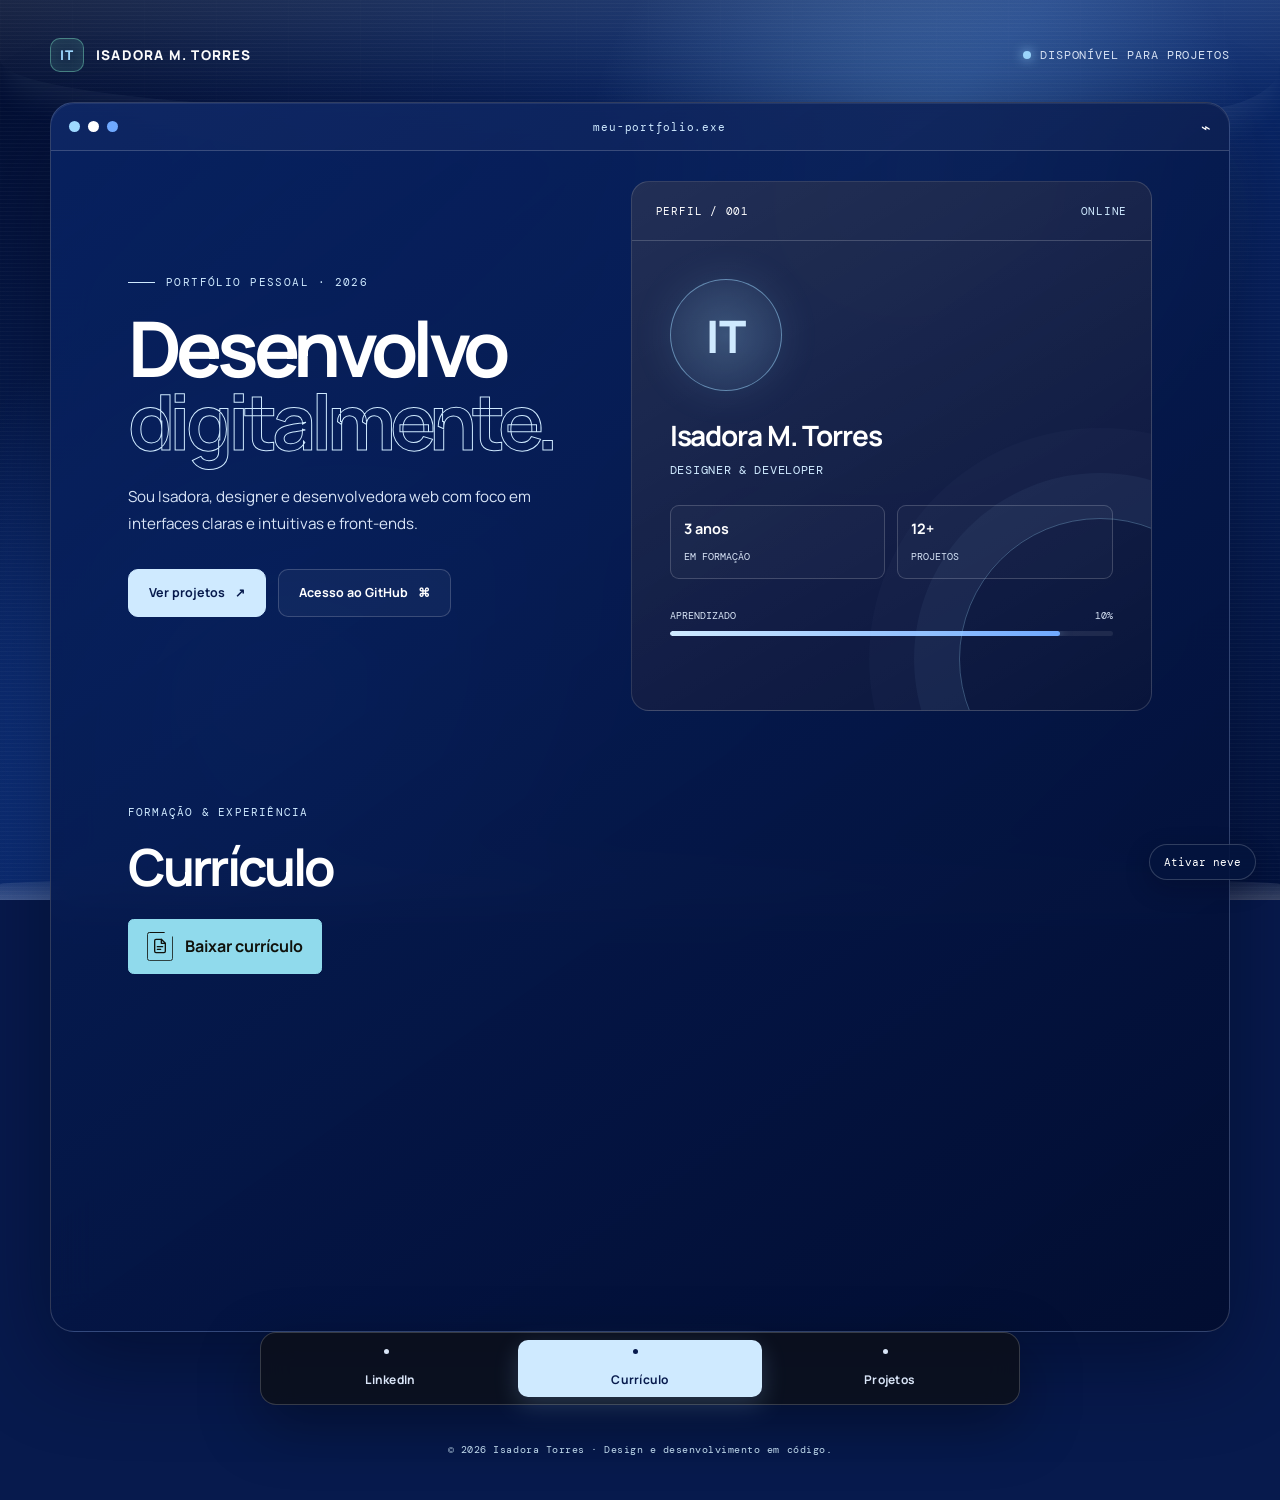
<file: index.html>
<!DOCTYPE html>
<html lang="pt-BR">
<head>
  <meta charset="UTF-8">
  <meta name="viewport" content="width=device-width, initial-scale=1.0">
  <meta name="description" content="Portfólio de Isadora Torres, designer e desenvolvedora web.">
  <title>Isadora Torres — Portfólio</title>
  <link rel="preconnect" href="https://fonts.googleapis.com">
  <link rel="preconnect" href="https://fonts.gstatic.com" crossorigin>
  <link rel="stylesheet" href="styles.css">
</head>
<body>
  <input class="snow-toggle-input" type="checkbox" id="snow-toggle" aria-label="Ativar ou pausar a animação de neve">
  <label class="snow-toggle-label" for="snow-toggle">
    <span class="snow-toggle-label__play">Ativar neve</span>
    <span class="snow-toggle-label__pause">Pausar neve</span>
  </label>
  <div class="background" aria-hidden="true">
    <div class="snow-cloud"></div>
    <div class="snow-layer"></div>
    <div class="snow-ground"></div>
  </div>
  <div class="scanlines" aria-hidden="true"></div>

  <main class="main-shell">
    <header class="topbar">
      <div class="brand">
        <span class="brand-mark" aria-hidden="true">IT</span>
        <span>Isadora M. Torres</span>
      </div>
      <div class="status">
        <span class="status-dot" aria-hidden="true"></span>
        Disponível para projetos
      </div>
    </header>

    <section class="window" aria-label="Portfólio pessoal">
      <div class="window-bar">
        <div class="window-controls" aria-hidden="true">
          <span class="control"></span>
          <span class="control"></span>
          <span class="control"></span>
        </div>
        <span class="window-title">meu-portfolio.exe</span>
        <span aria-hidden="true">⌁</span>
      </div>

      <div class="window-content">
        <section class="hero" aria-labelledby="hero-title">
          <div class="eyebrow">Portfólio pessoal · 2026</div>
          <h1 id="hero-title">Desenvolvo <span>digitalmente.</span></h1>
          <p class="hero-copy">
            Sou Isadora, designer e desenvolvedora web com foco em interfaces claras
            e intuitivas e front-ends.
          </p>
          <div class="hero-actions">
            <button class="btn btn--primary" type="button" data-scroll-to="projetos">
              Ver projetos <span aria-hidden="true">↗</span>
            </button>
            <a class="btn" href="https://github.com/" target="_blank" rel="noreferrer">
              Acesso ao GitHub <span aria-hidden="true">⌘</span>
            </a>
          </div>
        </section>

        <aside class="profile-card" aria-label="Informações do perfil">
          <div class="card-header">
            <span>Perfil / 001</span>
            <span>Online</span>
          </div>
          <div class="card-body">
            <div class="avatar" aria-hidden="true">IT</div>
            <h2>Isadora M. Torres</h2>
            <div class="role">Designer &amp; Developer</div>
            <div class="card-meta">
              <div class="meta-item">
                <strong>3 anos</strong>
                <span>Em formação</span>
              </div>
              <div class="meta-item">
                <strong>12+</strong>
                <span>Projetos</span>
              </div>
            </div>
            <div class="progress-label">
              <span>Aprendizado</span>
              <span>10%</span>
            </div>
            <div class="progress-track" aria-label="Progresso de aprendizado: 10 por cento">
              <div class="progress-fill"></div>
            </div>
          </div>
        </aside>
      </div>

      <section class="content-panel is-active" id="panel-curriculo" data-tab-panel="curriculo" aria-labelledby="tab-curriculo">
        <p class="panel-kicker">Formação &amp; experiência</p>

        <!-- curriculo list and styles-->
        <h2>Currículo</h2>

        <style>
          .curriculo-download {
            --download-color: #90daec;
            display: inline-flex;
            align-items: center;
            gap: 0.75rem;
            min-height: 3rem;
            padding: 0.75rem 1.15rem;
            border: 1px solid var(--download-color);
            border-radius: 0.35rem;
            color: #10120c;
            background: var(--download-color);
            font: inherit;
            font-weight: 700;
            cursor: pointer;
            box-shadow: 0 0 0 rgba(216, 255, 79, 0);
            transition: transform 180ms ease, box-shadow 180ms ease, background 180ms ease;
          }

          .curriculo-download:hover {
            transform: translateY(-3px);
            background: #88ffeb;
            box-shadow: 0 8px 24px rgba(216, 255, 79, 0.28);
          }

          .curriculo-download:focus-visible {
            outline: 3px solid #fff;
            outline-offset: 4px;
          }

          .curriculo-download:active,
          .curriculo-download.is-opening {
            transform: translateY(1px) scale(0.96);
          }

          .curriculo-download__icon {
            position: relative;
            display: grid;
            width: 1.6rem;
            height: 1.8rem;
            place-items: center;
            transition: transform 350ms cubic-bezier(0.2, 0.8, 0.2, 1);
          }

          .curriculo-download:hover .curriculo-download__icon,
          .curriculo-download.is-opening .curriculo-download__icon {
            transform: translateY(3px) rotate(3deg);
          }

          .curriculo-download__icon::after {
            position: absolute;
            inset: 0;
            border: 1px solid currentColor;
            border-radius: 0.15rem;
            content: "";
            clip-path: polygon(0 0, 67% 0, 78% 16%, 100% 16%, 100% 100%, 0 100%);
          }

          .curriculo-download__icon svg {
            width: 1rem;
            height: 1rem;
            animation: file-pulse 1.1s ease-in-out infinite alternate;
          }

          .curriculo-download.is-opening .curriculo-download__icon svg {
            animation: file-open 650ms ease both;
          }

          @keyframes file-pulse {
            to { transform: translateY(-2px); }
          }

          @keyframes file-open {
            0% { transform: scale(1); }
            45% { transform: translateY(-5px) scale(1.25) rotate(-8deg); }
            100% { transform: translateY(0) scale(1) rotate(0); }
          }
        </style>

        <button
          class="curriculo-download"
          type="button"
          aria-label="Abrir o currículo em uma nova janela"
          onclick="this.classList.remove('is-opening'); void this.offsetWidth; this.classList.add('is-opening'); window.open('./curriculo.pdf', '_blank', 'noopener,noreferrer'); setTimeout(() => this.classList.remove('is-opening'), 700);"
        >
          <span class="curriculo-download__icon" aria-hidden="true">
            <svg viewBox="0 0 24 24" fill="none" stroke="currentColor" stroke-width="2" stroke-linecap="round" stroke-linejoin="round">
              <path d="M14 2H6a2 2 0 0 0-2 2v16a2 2 0 0 0 2 2h12a2 2 0 0 0 2-2V8z"></path>
              <path d="M14 2v6h6M8 13h8M8 17h5"></path>
            </svg>
          </span>
          Baixar currículo
        </button>

      </section>

      <!-- Project List -->
      <section class="content-panel" id="panel-projetos" data-tab-panel="projetos" aria-labelledby="tab-projetos" hidden>
        <p class="panel-kicker">Trabalhos selecionados</p>

        <h2>Projetos</h2>
        <p class="panel-intro">Projetos que conectam estratégia, design e tecnologia para entregar soluções práticas e impactantes.</p>
        <div class="project-grid">
          <article class="project-card">
            <div class="project-card__top"><span>01 / 04</span><span>2026</span></div>
            <div>
              <h3>Portfólio pessoal</h3>
              <p>Site responsivo para apresentar meu perfil, currículo e projetos.</p>
              <a class="btn" href="./projeto1.html" aria-label="Ver detalhes do projeto 1">Ver detalhes</a>
            </div>
          </article>
          <article class="project-card">
            <div class="project-card__top"><span>02 / 04</span><span>2025</span></div>
            <div>
              <h3>project 2</h3>
              <p>project 2</p>
              <a class="btn" href="./projeto2.html" aria-label="Ver detalhes do projeto 2">Ver detalhes</a>
            </div>
          </article>
          <article class="project-card">
            <div class="project-card__top"><span>03 / 04</span><span>2025</span></div>
            <div>
              <h3>project 3</h3>
              <p>project 3</p>
              <a class="btn" href="./projeto3.html" aria-label="Ver detalhes do projeto 3">Ver detalhes</a>
            </div>
          </article>
          <article class="project-card">
            <div class="project-card__top"><span>04 / 04</span><span>2024</span></div>
            <div>
              <h3>project 4</h3>
              <p>project 4</p>
              <a class="btn" href="./projeto4.html" aria-label="Ver detalhes do projeto 4">Ver detalhes</a>
            </div>
          </article>
        </div>
      </section>
    </section>

<!-- Tabs -->
    <nav class="tabs" aria-label="Navegação do portfólio">
      <a class="tab-button" href="https://www.linkedin.com/in/isadora-da-maia-torres-57410b334/" target="_blank" rel="noopener noreferrer">LinkedIn</a>
      <button class="tab-button is-active" id="tab-curriculo" type="button" role="tab" aria-selected="true" aria-controls="panel-curriculo" data-tab="curriculo" tabindex="0">Currículo</button>
      <button class="tab-button" id="tab-projetos" type="button" role="tab" aria-selected="false" aria-controls="panel-projetos" data-tab="projetos" tabindex="-1">Projetos</button>
    </nav>

    <p class="footer-note">Criado com atenção, código e uma boa dose de café.</p>
  </main>

  <script src="script.js"></script>
</body>
</html>
</file>
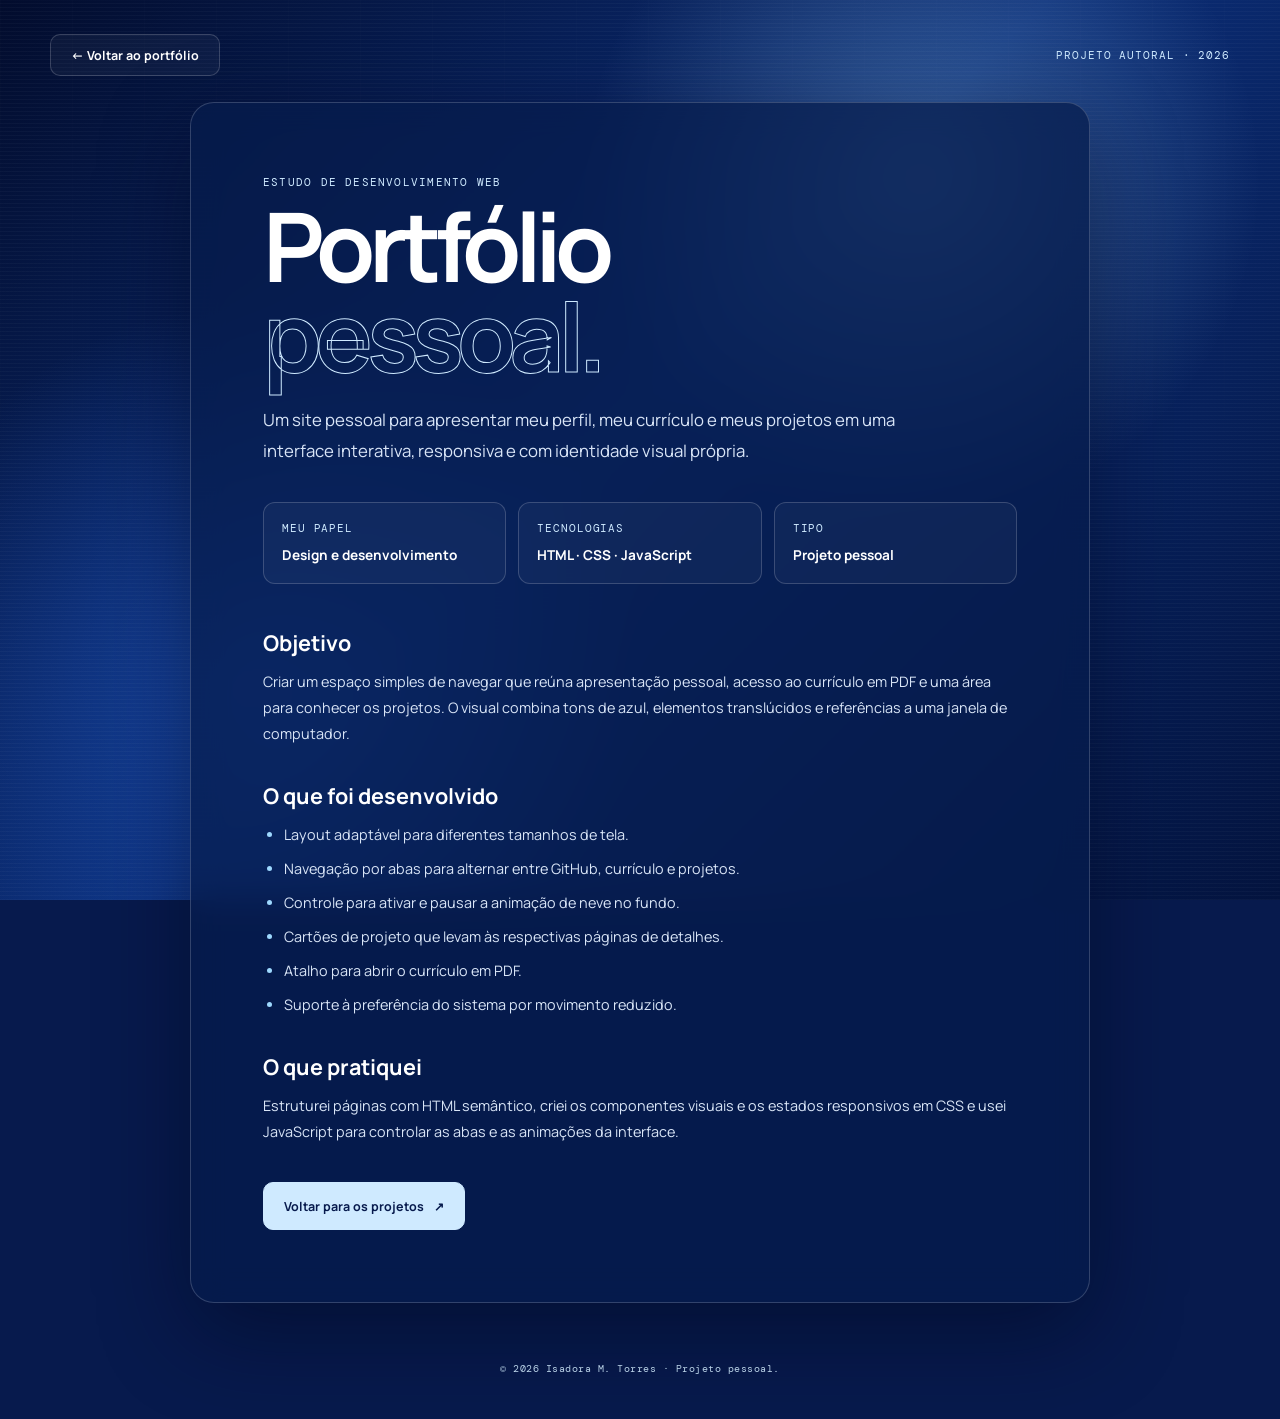
<file: projeto1.html>
<!DOCTYPE html>
<html lang="pt-BR">
<head>
  <meta charset="UTF-8">
  <meta name="viewport" content="width=device-width, initial-scale=1.0">
  <meta name="description" content="Detalhes do projeto de criação do portfólio pessoal de Isadora M. Torres.">
  <title>Portfólio pessoal — Projeto 1</title>
  <link rel="preconnect" href="https://fonts.googleapis.com">
  <link rel="preconnect" href="https://fonts.gstatic.com" crossorigin>
  <link rel="stylesheet" href="styles.css">
</head>
<body>
  <div class="background" aria-hidden="true"></div>
  <div class="scanlines" aria-hidden="true"></div>

  <main class="main-shell project-detail-page">
    <header class="topbar">
      <a class="btn project-back-link" href="./index.html#panel-projetos">← Voltar ao portfólio</a>
      <span class="project-detail-label">Projeto autoral · 2026</span>
    </header>

    <article class="project-detail">
      <p class="panel-kicker">Estudo de desenvolvimento web</p>
      <h1>Portfólio <span>pessoal.</span></h1>
      <p class="project-detail__intro">
        Um site pessoal para apresentar meu perfil, meu currículo e meus projetos
        em uma interface interativa, responsiva e com identidade visual própria.
      </p>

      <div class="project-detail__meta" aria-label="Informações do projeto">
        <div>
          <span class="project-detail__meta-label">Meu papel</span>
          <strong>Design e desenvolvimento</strong>
        </div>
        <div>
          <span class="project-detail__meta-label">Tecnologias</span>
          <strong>HTML · CSS · JavaScript</strong>
        </div>
        <div>
          <span class="project-detail__meta-label">Tipo</span>
          <strong>Projeto pessoal</strong>
        </div>
      </div>

      <section class="project-detail__section" aria-labelledby="project-goal">
        <h2 id="project-goal">Objetivo</h2>
        <p>
          Criar um espaço simples de navegar que reúna apresentação pessoal,
          acesso ao currículo em PDF e uma área para conhecer os projetos.
          O visual combina tons de azul, elementos translúcidos e referências
          a uma janela de computador.
        </p>
      </section>

      <section class="project-detail__section" aria-labelledby="project-features">
        <h2 id="project-features">O que foi desenvolvido</h2>
        <ul class="project-detail__list">
          <li>Layout adaptável para diferentes tamanhos de tela.</li>
          <li>Navegação por abas para alternar entre GitHub, currículo e projetos.</li>
          <li>Controle para ativar e pausar a animação de neve no fundo.</li>
          <li>Cartões de projeto que levam às respectivas páginas de detalhes.</li>
          <li>Atalho para abrir o currículo em PDF.</li>
          <li>Suporte à preferência do sistema por movimento reduzido.</li>
        </ul>
      </section>

      <section class="project-detail__section" aria-labelledby="project-learning">
        <h2 id="project-learning">O que pratiquei</h2>
        <p>
          Estruturei páginas com HTML semântico, criei os componentes visuais e
          os estados responsivos em CSS e usei JavaScript para controlar as abas
          e as animações da interface.
        </p>
      </section>

      <a class="btn btn--primary project-detail__action" href="./index.html#panel-projetos">
        Voltar para os projetos <span aria-hidden="true">↗</span>
      </a>
    </article>

    <p class="footer-note">© 2026 Isadora M. Torres · Projeto pessoal.</p>
  </main>
</body>
</html>
</file>
<file: styles.css>
@import url('https://fonts.googleapis.com/css2?family=DM+Mono:wght@400;500&family=Manrope:wght@400;500;600;700;800&display=swap');

:root {
  --ink: #ffffff;
  --muted: #d9e5f7;
  --panel: rgba(6, 27, 76, 0.74);
  --panel-strong: rgba(4, 20, 61, 0.92);
  --line: rgba(255, 255, 255, 0.18);
  --accent: #9ed9ff;
  --accent-2: #6fa9ff;
  --blue-deep: #071a4d;
  --blue-mid: #1d5fc6;
  --blue-soft: #cfeaff;
  --shadow: 0 30px 90px rgba(0, 6, 28, 0.48);
}

* {
  box-sizing: border-box;
}

html {
  scroll-behavior: smooth;
}

body {
  margin: 0;
  min-height: 100vh;
  overflow-x: hidden;
  color: var(--ink);
  background: var(--blue-deep);
  font-family: 'Manrope', sans-serif;
}

button,
a {
  font: inherit;
}

button {
  color: inherit;
}

.background {
  position: fixed;
  inset: 0;
  z-index: -3;
  overflow: hidden;
  background:
    radial-gradient(circle at 72% 20%, rgba(158, 217, 255, 0.3), transparent 29%),
    radial-gradient(circle at 20% 76%, rgba(43, 117, 255, 0.35), transparent 31%),
    linear-gradient(135deg, #020c2d 0%, #0b2d76 48%, #03133e 100%);
}

.background::before {
  content: '';
  position: absolute;
  inset: 0;
  opacity: 0.16;
  background-image:
    linear-gradient(rgba(255,255,255,0.06) 1px, transparent 1px),
    linear-gradient(90deg, rgba(255,255,255,0.06) 1px, transparent 1px);
  background-size: 72px 72px;
  mask-image: linear-gradient(to bottom, black, transparent 82%);
}

.snow-toggle-input {
  position: fixed;
  width: 1px;
  height: 1px;
  overflow: hidden;
  clip-path: inset(50%);
  white-space: nowrap;
}

.snow-toggle-label {
  position: fixed;
  right: 24px;
  bottom: 20px;
  z-index: 5;
  padding: 10px 14px;
  border: 1px solid var(--line);
  border-radius: 999px;
  color: var(--ink);
  background: rgba(4, 20, 61, 0.9);
  box-shadow: 0 8px 24px rgba(0, 6, 28, 0.28);
  cursor: pointer;
  font-family: 'DM Mono', monospace;
  font-size: 0.7rem;
}

.snow-toggle-label__pause,
#snow-toggle:checked + .snow-toggle-label .snow-toggle-label__play {
  display: none;
}

#snow-toggle:checked + .snow-toggle-label .snow-toggle-label__pause {
  display: inline;
}

#snow-toggle:focus-visible + .snow-toggle-label {
  outline: 2px solid var(--accent);
  outline-offset: 3px;
}

.snow-cloud,
.snow-ground,
.snow-layer {
  position: absolute;
  right: 0;
  left: 0;
  pointer-events: none;
}

.snow-cloud {
  top: 0;
  height: 110px;
  z-index: 0;
  border-radius: 0 0 90px 33% / 0 0 45px 50px;
  background: linear-gradient(180deg, rgba(207, 234, 255, 0.12), transparent);
  box-shadow: 0 16px 30px rgba(207, 234, 255, 0.08);
  animation: clouds 5s ease alternate infinite 0.2s, wind 4s ease-out alternate infinite;
}

.snow-layer {
  inset: 0;
  z-index: 1;
  overflow: hidden;
}

.snowflake {
  position: absolute;
  top: -50px;
  display: inline-block;
  width: 16px;
  height: 16px;
  border-radius: 50%;
  background-image:
    linear-gradient(180deg, transparent 40%, white 40% 60%, transparent 60%),
    linear-gradient(90deg, transparent 40%, white 40% 60%, transparent 60%),
    linear-gradient(45deg, transparent 43%, white 43% 57%, transparent 57%),
    linear-gradient(135deg, transparent 43%, white 43% 57%, transparent 57%);
  animation: falling 3s linear 0s infinite backwards;
}

.snowflake:nth-of-type(4n) {
  width: 30px;
  height: 30px;
  animation-duration: 5.3s;
  transform-origin: -10px -20px;
}

.snowflake:nth-of-type(4n + 1) {
  width: 24px;
  height: 24px;
  animation-duration: 3.1s;
  transform-origin: 10px -20px;
}

.snowflake:nth-of-type(4n + 2) {
  width: 10px;
  height: 10px;
  animation-duration: 1.7s;
  transform-origin: right -20px;
}

.snowflake:nth-of-type(4n + 3) {
  width: 40px;
  height: 40px;
  transform-origin: -50px 0;
}

.snowflake:nth-of-type(3n) {
  animation-delay: 2.3s;
}

.snowflake:nth-of-type(3n + 1) {
  animation-delay: 1.5s;
}

.snowflake:nth-of-type(3n + 2) {
  animation-delay: 3.4s;
}

.snowflake:nth-of-type(5n) {
  animation-timing-function: ease-in-out;
}

.snowflake:nth-of-type(5n + 1) {
  animation-timing-function: ease-out;
}

.snowflake:nth-of-type(5n + 2) {
  animation-timing-function: ease;
}

.snowflake:nth-of-type(5n + 3) {
  animation-timing-function: ease-in;
}

.snowflake:nth-of-type(5n + 4) {
  animation-timing-function: linear;
}

.snowflake:nth-of-type(11n) {
  animation-timing-function: cubic-bezier(0.2, 0.3, 0.8, 0.9);
}

.snowflake:nth-of-type(7n) { opacity: 0.5; }
.snowflake:nth-of-type(7n + 2) { opacity: 0.3; }
.snowflake:nth-of-type(7n + 4) { opacity: 0.7; }

.snowflake:nth-of-type(7n + 6) {
  opacity: 0.6;
  animation-timing-function: ease-in;
  transform-origin: left 10px;
}

.snowflake:nth-of-type(7n + 1) { opacity: 0.8; }

.snow-ground {
  bottom: 0;
  height: 24px;
  z-index: 2;
  border-radius: 50% 50% 0 0 / 35% 35% 0 0;
  background: linear-gradient(to top, rgba(255, 255, 255, 0.22), rgba(207, 234, 255, 0.06));
  background-repeat: no-repeat;
  background-position: center 24px;
  transform: translate3d(0, 0, 0);
  animation: snowfall linear 300s forwards;
}

.snowflake,
.snow-cloud,
.snow-ground {
  animation-play-state: paused;
}

#snow-toggle:checked ~ .background .snowflake,
#snow-toggle:checked ~ .background .snow-cloud,
#snow-toggle:checked ~ .background .snow-ground {
  animation-play-state: running;
}

@media (max-width: 600px) {
  .snow-toggle-label {
    right: 12px;
    bottom: 12px;
  }
}

.scanlines {
  position: fixed;
  inset: 0;
  z-index: -1;
  opacity: 0.06;
  pointer-events: none;
  background: repeating-linear-gradient(to bottom, transparent 0, transparent 3px, #fff 4px);
}

.main-shell {
  width: min(1180px, calc(100% - 40px));
  min-height: 100vh;
  margin: 0 auto;
  padding: 28px 0 34px;
  display: flex;
  flex-direction: column;
}

.topbar {
  display: flex;
  align-items: center;
  justify-content: space-between;
  min-height: 54px;
}

.brand {
  display: flex;
  align-items: center;
  gap: 12px;
  font-size: 0.84rem;
  font-weight: 800;
  letter-spacing: 0.09em;
  text-transform: uppercase;
}

.brand-mark {
  width: 34px;
  height: 34px;
  display: grid;
  place-items: center;
  border: 1px solid rgba(139,255,214,0.4);
  border-radius: 10px;
  color: var(--accent);
  background: rgba(139,255,214,0.08);
  box-shadow: inset 0 0 18px rgba(139,255,214,0.08);
}

.status {
  display: flex;
  align-items: center;
  gap: 9px;
  color: var(--muted);
  font-family: 'DM Mono', monospace;
  font-size: 0.72rem;
  letter-spacing: 0.08em;
  text-transform: uppercase;
}

.status-dot {
  width: 8px;
  height: 8px;
  border-radius: 50%;
  background: var(--accent);
  box-shadow: 0 0 12px var(--accent);
  animation: pulse 2s ease-in-out infinite;
}

.window {
  position: relative;
  flex: 1;
  min-height: 650px;
  margin-top: 20px;
  overflow: hidden;
  border: 1px solid var(--line);
  border-radius: 24px;
  background: linear-gradient(145deg, rgba(8, 35, 100, 0.88), rgba(2, 13, 48, 0.96));
  box-shadow: var(--shadow);
  backdrop-filter: blur(20px);
}

.window::before {
  content: '';
  position: absolute;
  inset: 0;
  pointer-events: none;
  border-radius: inherit;
  box-shadow: inset 0 1px 0 rgba(255,255,255,0.08);
}

.window-bar {
  height: 48px;
  padding: 0 18px;
  display: flex;
  align-items: center;
  justify-content: space-between;
  border-bottom: 1px solid var(--line);
  background: rgba(255,255,255,0.025);
}

.window-controls {
  display: flex;
  gap: 8px;
}

.control {
  width: 11px;
  height: 11px;
  border-radius: 50%;
  background: rgba(255,255,255,0.18);
}

.control:nth-child(1) { background: #9ed9ff; }
.control:nth-child(2) { background: #ffffff; }
.control:nth-child(3) { background: #6fa9ff; }

.window-title {
  color: var(--blue-soft);
  font-family: 'DM Mono', monospace;
  font-size: 0.69rem;
  letter-spacing: 0.07em;
}

.window-content {
  display: grid;
  grid-template-columns: 0.9fr 1.1fr;
  min-height: 590px;
}

.hero {
  padding: clamp(48px, 7vw, 92px) clamp(30px, 6vw, 80px);
  display: flex;
  flex-direction: column;
  justify-content: center;
}

.eyebrow {
  display: flex;
  align-items: center;
  gap: 11px;
  margin-bottom: 23px;
  color: var(--blue-soft);
  font-family: 'DM Mono', monospace;
  font-size: 0.69rem;
  letter-spacing: 0.13em;
  text-transform: uppercase;
}

.eyebrow::before {
  content: '';
  width: 27px;
  height: 1px;
  background: var(--blue-soft);
}

h1 {
  max-width: 600px;
  margin: 0;
  font-size: clamp(3.2rem, 6vw, 6.1rem);
  line-height: 0.94;
  letter-spacing: -0.07em;
}

h1 span {
  display: block;
  color: transparent;
  -webkit-text-stroke: 1px var(--blue-soft);
}

.hero-copy {
  max-width: 500px;
  margin: 26px 0 31px;
  color: var(--muted);
  font-size: 0.95rem;
  line-height: 1.8;
}

.hero-actions {
  display: flex;
  flex-wrap: wrap;
  gap: 12px;
}

.btn {
  min-height: 48px;
  padding: 0 20px;
  display: inline-flex;
  align-items: center;
  justify-content: center;
  gap: 10px;
  border: 1px solid var(--line);
  border-radius: 10px;
  color: var(--ink);
  background: rgba(255,255,255,0.04);
  cursor: pointer;
  text-decoration: none;
  font-size: 0.78rem;
  font-weight: 700;
  transition: transform 180ms ease, background 180ms ease, border-color 180ms ease;
}

.btn:hover {
  transform: translateY(-2px);
  border-color: rgba(139,255,214,0.45);
  background: rgba(139,255,214,0.08);
}

.btn--primary {
  border-color: var(--blue-soft);
  color: var(--blue-deep);
  background: var(--blue-soft);
}

.btn--primary:hover {
  background: #ffffff;
}

.profile-card {
  position: relative;
  margin: 30px clamp(30px, 6vw, 80px) 30px 0;
  min-height: 520px;
  overflow: hidden;
  border: 1px solid rgba(255,255,255,0.15);
  border-radius: 18px;
  background:
    linear-gradient(150deg, rgba(255,255,255,0.12), rgba(255,255,255,0.025)),
    rgba(3, 15, 52, 0.72);
}

.profile-card::after {
  content: '';
  position: absolute;
  width: 280px;
  height: 280px;
  right: -90px;
  bottom: -90px;
  border: 1px solid rgba(158,217,255,0.3);
  border-radius: 50%;
  box-shadow: 0 0 0 45px rgba(158,217,255,0.05), 0 0 0 90px rgba(158,217,255,0.025);
}

.card-header {
  padding: 22px 24px;
  display: flex;
  justify-content: space-between;
  border-bottom: 1px solid var(--line);
  font-family: 'DM Mono', monospace;
  font-size: 0.68rem;
  letter-spacing: 0.07em;
  text-transform: uppercase;
}

.card-header span:last-child {
  color: var(--blue-soft);
}

.card-body {
  padding: 38px 38px 28px;
}

.avatar {
  width: 112px;
  height: 112px;
  display: grid;
  place-items: center;
  margin-bottom: 25px;
  border: 1px solid rgba(158,217,255,0.5);
  border-radius: 50%;
  color: var(--blue-soft);
  background: radial-gradient(circle, rgba(158,217,255,0.24), rgba(158,217,255,0.04));
  font-size: 2.8rem;
  font-weight: 800;
  box-shadow: 0 0 40px rgba(158,217,255,0.12);
}

.profile-card h2 {
  margin: 0 0 8px;
  font-size: 1.75rem;
  letter-spacing: -0.04em;
}

.role {
  color: var(--blue-soft);
  font-family: 'DM Mono', monospace;
  font-size: 0.73rem;
  letter-spacing: 0.06em;
  text-transform: uppercase;
}

.card-meta {
  margin: 27px 0 30px;
  display: grid;
  grid-template-columns: 1fr 1fr;
  gap: 12px;
}

.meta-item {
  padding: 13px;
  border: 1px solid var(--line);
  border-radius: 9px;
  background: rgba(255,255,255,0.025);
}

.meta-item strong {
  display: block;
  margin-bottom: 5px;
  font-size: 0.9rem;
}

.meta-item span {
  color: var(--muted);
  font-family: 'DM Mono', monospace;
  font-size: 0.63rem;
  text-transform: uppercase;
}

.progress-label {
  display: flex;
  justify-content: space-between;
  margin-bottom: 9px;
  color: var(--muted);
  font-family: 'DM Mono', monospace;
  font-size: 0.65rem;
  text-transform: uppercase;
}

.progress-track {
  height: 5px;
  overflow: hidden;
  border-radius: 10px;
  background: rgba(255,255,255,0.08);
}

.progress-fill {
  width: 88%;
  height: 100%;
  border-radius: inherit;
  background: linear-gradient(90deg, var(--blue-soft), var(--accent-2));
  box-shadow: 0 0 12px rgba(158,217,255,0.5);
  animation: load 1.4s ease-out both;
}

.content-panel {
  display: none;
  min-height: 590px;
  padding: 64px clamp(30px, 6vw, 80px);
  animation: panelIn 420ms ease both;
}

.content-panel.is-active {
  display: block;
}

.panel-kicker {
  margin: 0 0 12px;
  color: var(--blue-soft);
  font-family: 'DM Mono', monospace;
  font-size: 0.69rem;
  letter-spacing: 0.11em;
  text-transform: uppercase;
}

.content-panel h2 {
  margin: 0 0 18px;
  font-size: clamp(2.1rem, 4vw, 3.8rem);
  letter-spacing: -0.055em;
}

.panel-intro {
  max-width: 680px;
  margin: 0 0 40px;
  color: var(--muted);
  line-height: 1.7;
}

.project-detail-page {
  gap: 20px;
}

.project-back-link {
  min-height: 42px;
}

.project-detail-label,
.project-detail__meta-label {
  color: var(--blue-soft);
  font-family: 'DM Mono', monospace;
  font-size: 0.7rem;
  letter-spacing: 0.08em;
  text-transform: uppercase;
}

.project-detail {
  width: min(900px, 100%);
  margin: 0 auto;
  padding: clamp(28px, 6vw, 72px);
  border: 1px solid var(--line);
  border-radius: 24px;
  background: var(--panel);
  box-shadow: var(--shadow);
  backdrop-filter: blur(16px);
}

.project-detail h1 {
  max-width: 760px;
  margin: 0;
  font-size: clamp(3rem, 8vw, 6rem);
}

.project-detail__intro {
  max-width: 680px;
  margin: 24px 0 36px;
  color: var(--muted);
  font-size: 1.05rem;
  line-height: 1.8;
}

.project-detail__meta {
  display: grid;
  grid-template-columns: repeat(3, minmax(0, 1fr));
  gap: 12px;
  margin-bottom: 44px;
}

.project-detail__meta > div {
  display: grid;
  align-content: start;
  gap: 10px;
  padding: 18px;
  border: 1px solid var(--line);
  border-radius: 12px;
  background: rgba(255,255,255,0.035);
}

.project-detail__meta strong {
  font-size: 0.85rem;
  line-height: 1.5;
}

.project-detail__section {
  margin-top: 34px;
}

.project-detail__section h2 {
  margin: 0 0 12px;
  font-size: 1.35rem;
}

.project-detail__section p,
.project-detail__list {
  color: var(--muted);
  font-size: 0.9rem;
  line-height: 1.8;
}

.project-detail__section p {
  margin: 0;
}

.project-detail__list {
  display: grid;
  gap: 8px;
  margin: 0;
  padding-left: 1.3rem;
}

.project-detail__list li::marker {
  color: var(--accent);
}

.project-detail__action {
  margin-top: 38px;
}

.project-grid {
  display: grid;
  grid-template-columns: repeat(2, minmax(0, 1fr));
  gap: 15px;
}

.project-card {
  min-height: 175px;
  padding: 22px;
  display: flex;
  flex-direction: column;
  justify-content: space-between;
  border: 1px solid var(--line);
  border-radius: 14px;
  background: rgba(255,255,255,0.025);
  transition: transform 180ms ease, border-color 180ms ease, background 180ms ease;
}

.project-card:hover {
  transform: translateY(-4px);
  border-color: rgba(158,217,255,0.55);
  background: rgba(158,217,255,0.08);
}

.project-card__top {
  display: flex;
  align-items: center;
  justify-content: space-between;
  color: var(--blue-soft);
  font-family: 'DM Mono', monospace;
  font-size: 0.64rem;
}

.project-card h3 {
  margin: 20px 0 7px;
  font-size: 1.1rem;
}

.project-card p {
  margin: 0;
  color: var(--muted);
  font-size: 0.78rem;
  line-height: 1.55;
}

.resume-list {
  display: grid;
  gap: 12px;
}

.resume-item {
  padding: 20px;
  display: grid;
  grid-template-columns: 1fr auto;
  gap: 20px;
  align-items: center;
  border: 1px solid var(--line);
  border-radius: 13px;
  background: rgba(255,255,255,0.025);
}

.resume-item h3 {
  margin: 0 0 6px;
  font-size: 1rem;
}

.resume-item p {
  margin: 0;
  color: var(--muted);
  font-size: 0.78rem;
}

.resume-item span {
  color: var(--blue-soft);
  font-family: 'DM Mono', monospace;
  font-size: 0.66rem;
}

.tabs {
  position: relative;
  z-index: 3;
  width: min(760px, calc(100% - 40px));
  margin: 0 auto 0;
  padding: 7px;
  display: grid;
  grid-template-columns: repeat(3, 1fr);
  gap: 5px;
  border: 1px solid var(--line);
  border-radius: 16px;
  background: rgba(12, 16, 26, 0.86);
  box-shadow: 0 20px 60px rgba(0,0,0,0.34);
  backdrop-filter: blur(16px);
}

.tab-button {
  position: relative;
  min-height: 57px;
  display: grid;
  place-items: center;
  border: 0;
  border-radius: 10px;
  color: var(--muted);
  background: transparent;
  cursor: pointer;
  font-size: 0.75rem;
  font-weight: 700;
  letter-spacing: 0.02em;
  text-decoration: none;
  transition: color 180ms ease, background 180ms ease;
}

.tab-button:hover {
  color: var(--ink);
}

.tab-button.is-active {
  color: var(--blue-deep);
  background: var(--blue-soft);
  box-shadow: 0 8px 24px rgba(158,217,255,0.2);
}

.tab-button::before {
  content: '';
  width: 5px;
  height: 5px;
  display: inline-block;
  margin-right: 8px;
  border-radius: 50%;
  background: currentColor;
  vertical-align: 1px;
}

.footer-note {
  padding: 28px 0 0;
  color: var(--blue-soft);
  font-family: 'DM Mono', monospace;
  font-size: 0.64rem;
  letter-spacing: 0.05em;
  text-align: center;
}

@keyframes snowfall {
  from { background-position: center 24px; }
  to { background-position: center 0; }
}

@keyframes clouds {
  from { border-radius: 0 0 90px 33% / 0 0 45px 50px; }
  to { border-radius: 0 0 40px 50% / 0 0 55px 80px; }
}

@keyframes wind {
  from { height: 110px; }
  to { height: 80px; }
}

@keyframes falling {
  from { transform: translate(0, -50px) rotate(0deg) scale(0.9, 0.9); }
  to { transform: translate(30px, 110vh) rotate(360deg) scale(1.1, 1.1); }
}

@keyframes pulse {
  50% { opacity: 0.45; transform: scale(0.8); }
}

@keyframes load {
  from { width: 0; }
}

@keyframes panelIn {
  from { opacity: 0; transform: translateY(12px); }
  to { opacity: 1; transform: translateY(0); }
}

@media (max-width: 850px) {
  .window-content {
    grid-template-columns: 1fr;
  }

  .hero {
    padding-bottom: 45px;
  }

  .profile-card {
    margin: 0 30px 30px;
    min-height: 390px;
  }

  .content-panel {
    padding-top: 50px;
  }

  .project-grid {
    grid-template-columns: 1fr;
  }

  .project-detail__meta {
    grid-template-columns: 1fr;
  }
}

@media (max-width: 560px) {
  .main-shell {
    width: min(100% - 20px, 1180px);
    padding-top: 14px;
  }

  .window {
    min-height: 0;
    border-radius: 18px;
  }

  .window-title {
    display: none;
  }

  .hero,
  .content-panel {
    padding-left: 23px;
    padding-right: 23px;
  }

  h1 {
    font-size: clamp(3rem, 17vw, 4.5rem);
  }

  .profile-card {
    margin-left: 12px;
    margin-right: 12px;
  }

  .card-body {
    padding: 30px 24px;
  }

  .resume-item {
    grid-template-columns: 1fr;
  }

  .tabs {
    width: calc(100% - 20px);
    gap: 2px;
  }

  .tab-button {
    min-height: 54px;
    font-size: 0.66rem;
  }

  .tab-button::before {
    display: none;
  }
}

@media (prefers-reduced-motion: reduce) {
  *,
  *::before,
  *::after {
    scroll-behavior: auto !important;
    animation-duration: 0.01ms !important;
    animation-iteration-count: 1 !important;
    transition-duration: 0.01ms !important;
  }
}
</file>
